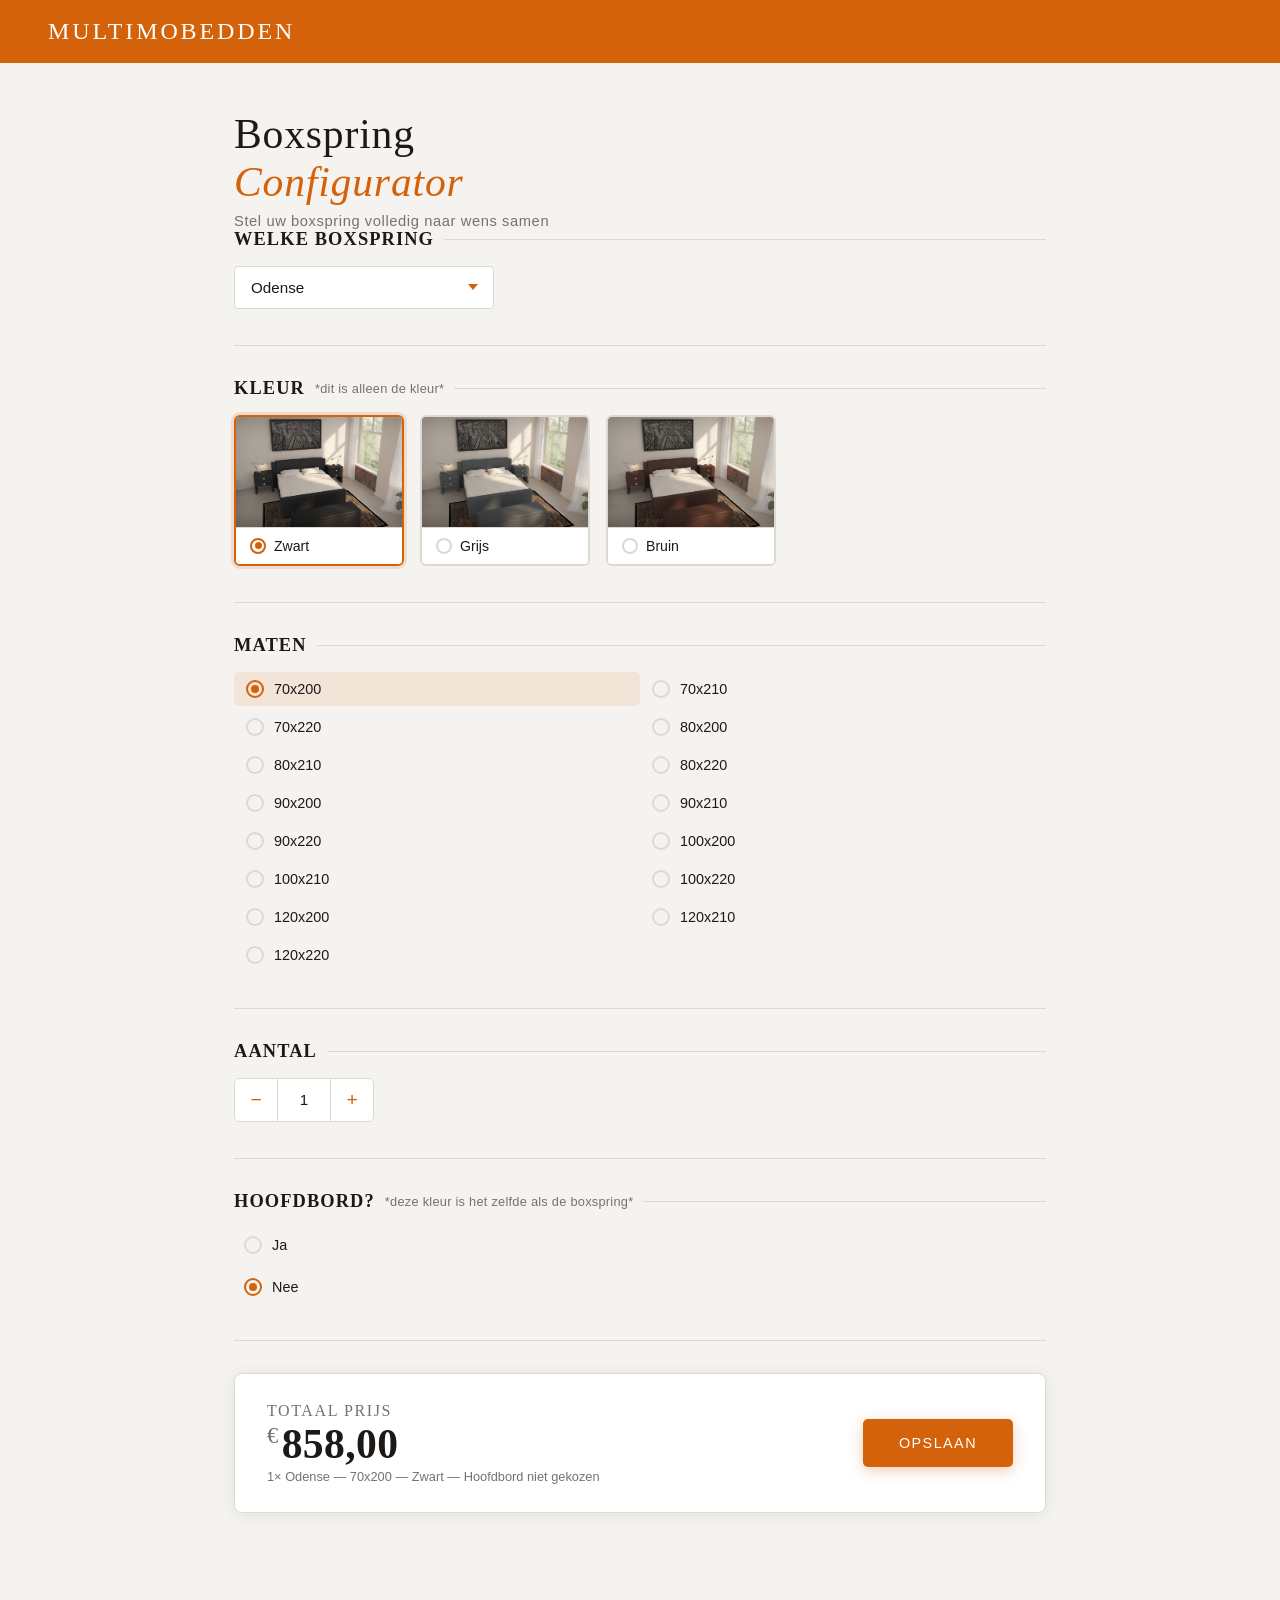
<file: Configurator/index.html>
<!DOCTYPE html>
<html lang="nl">

<head>
    <meta charset="UTF-8">
    <meta name="viewport" content="width=device-width, initial-scale=1.0">
    <title>Boxspring Configurator</title>

    <!--
        Content Security Policy:
        - script-src 'self'  → alleen eigen JS-bestanden, geen inline scripts
        - style-src 'self' + Google Fonts
        - font-src Google Fonts
        - img-src 'self'
    -->
    <meta http-equiv="Content-Security-Policy"
        content="default-src 'self';
                 script-src 'self';
                 style-src 'self' https://fonts.googleapis.com;
                 font-src https://fonts.gstatic.com;
                 img-src 'self' data:;">

    <link href="https://fonts.googleapis.com/css2?family=Cormorant+Garamond:ital,wght@0,300;0,400;0,600;1,300&family=Jost:wght@300;400;500&display=swap"
          rel="stylesheet">
    <link rel="stylesheet" href="style.css">
</head>

<body>

    <header class="site-header">
        <div class="brand">Multimobedden</div>
    </header>

    <div class="page">

        <div style="margin-bottom:36px; animation: fadeUp .4s ease both;">
            <h1 class="page-title">Boxspring<br><em>Configurator</em></h1>
            <p class="page-subtitle">Stel uw boxspring volledig naar wens samen</p>
        </div>

        <!-- ── Welke Boxspring ── -->
        <div class="section">
            <div class="section-label">Welke Boxspring</div>
            <div class="select-wrap">
                <!--
                    Geen inline onchange="..." meer.
                    Events worden in view.js gekoppeld via addEventListener.
                -->
                <select id="modelSelect">
                    <option value="Odense">Odense</option>
                    <option value="Osted">Osted</option>
                    <option value="Retro">Retro</option>
                    <option value="Solida">Solida</option>
                    <option value="Supra">Supra</option>
                    <option value="Escape">Escape</option>
                    <option value="Fly">Fly</option>
                </select>
            </div>
        </div>

        <hr class="rule">

        <!-- ── Kleur ──
             data-kleur attribuut wordt gelezen door view.js (geen inline onclick) -->
        <div class="section">
            <div class="section-label">
                Kleur
                <span class="section-note">*dit is alleen de kleur*</span>
            </div>
            <div class="color-grid" id="colorGrid">
                <div class="color-card active" data-kleur="Zwart">
                    <div class="color-swatch color-swatch-zwart">
                        <img src="images/Basis_Fr_ 88_nr7079.jpg" alt="Zwart stof">
                    </div>
                    <div class="color-label">
                        <div class="dot"></div> Zwart
                    </div>
                </div>
                <div class="color-card" data-kleur="Grijs">
                    <div class="color-swatch color-swatch-grijs">
                        <img src="images/Basis_Fr_ 87_nr7078.jpg" alt="Grijs stof">
                    </div>
                    <div class="color-label">
                        <div class="dot"></div> Grijs
                    </div>
                </div>
                <div class="color-card" data-kleur="Bruin">
                    <div class="color-swatch color-swatch-bruin">
                        <img src="images/Basis_Fr_ 71_nr5082.jpg" alt="Bruin stof">
                    </div>
                    <div class="color-label">
                        <div class="dot"></div> Bruin
                    </div>
                </div>
            </div>
        </div>

        <hr class="rule">

        <!-- ── Maten (worden dynamisch ingevuld door view.js) ── -->
        <div class="section">
            <div class="section-label">Maten</div>
            <div class="size-grid" id="sizeGrid"></div>
        </div>

        <hr class="rule">

        <!-- ── Aantal ──
             data-delta attribuut wordt gelezen door view.js -->
        <div class="section">
            <div class="section-label">Aantal</div>
            <div class="antal-wrap">
                <button class="antal-btn" data-delta="-1">−</button>
                <input class="antal-input" type="number" id="aantalInput" value="1" min="1" max="99">
                <button class="antal-btn" data-delta="1">+</button>
            </div>
        </div>

        <hr class="rule">

        <!-- ── Hoofdbord ──
             data-waarde attribuut wordt gelezen door view.js -->
        <div class="section">
            <div class="section-label">Hoofdbord?
                <span class="section-note">*deze kleur is het zelfde als de boxspring*</span>
            </div>
            <div class="radio-group" id="hoofdbordGroup">
                <label class="radio-option" data-waarde="Ja">
                    <input type="radio" name="hoofdbord" value="Ja">
                    <div class="rdot"></div> Ja
                </label>
                <div class="hb-sub" id="hbSub">
                    <div class="hb-sub-label">Kies een hoofdbord</div>
                    <label class="radio-option" data-waarde="Capi">
                        <input type="radio" name="hbtype" value="Capi">
                        <div class="rdot"></div> Capi
                    </label>
                    <label class="radio-option" data-waarde="Espirit">
                        <input type="radio" name="hbtype" value="Espirit">
                        <div class="rdot"></div> Espirit
                    </label>
                    <label class="radio-option" data-waarde="Fenya">
                        <input type="radio" name="hbtype" value="Fenya">
                        <div class="rdot"></div> Fenya
                    </label>
                </div>
                <label class="radio-option active" data-waarde="Nee">
                    <input type="radio" name="hoofdbord" value="Nee" checked>
                    <div class="rdot"></div> Nee
                </label>
            </div>
        </div>

        <hr class="rule">

        <!-- ── Totaal ── -->
        <div class="section">
            <div class="summary-bar">
                <div class="summary-left">
                    <div class="summary-label">Totaal prijs</div>
                    <div class="summary-price">
                        <span class="currency">€</span><span id="totalPrice">858,00</span>
                    </div>
                    <div class="summary-meta" id="summaryMeta">1× Odense — Zwart — 70x200</div>
                </div>
                <!-- id="btnOpslaan" zodat view.js het kan vinden zonder inline onclick -->
                <button class="btn-opslaan" id="btnOpslaan">Opslaan</button>
            </div>
        </div>

    </div>

    <!-- ── Toast ── -->
    <div class="toast" id="toast">
        <div class="toast-title">✓ Opgeslagen</div>
        <div id="toastBody"></div>
    </div>

    <!--
        Scripts worden ONDERAAN geladen, in de juiste volgorde:
        1. Model  → kent geen DOM
        2. View   → kent DOM, kent geen logica
        3. Controller → start de app via DOMContentLoaded
    -->
    <script src="model.js"></script>
    <script src="view.js"></script>
    <script src="controller.js"></script>

</body>
</html>
</file>
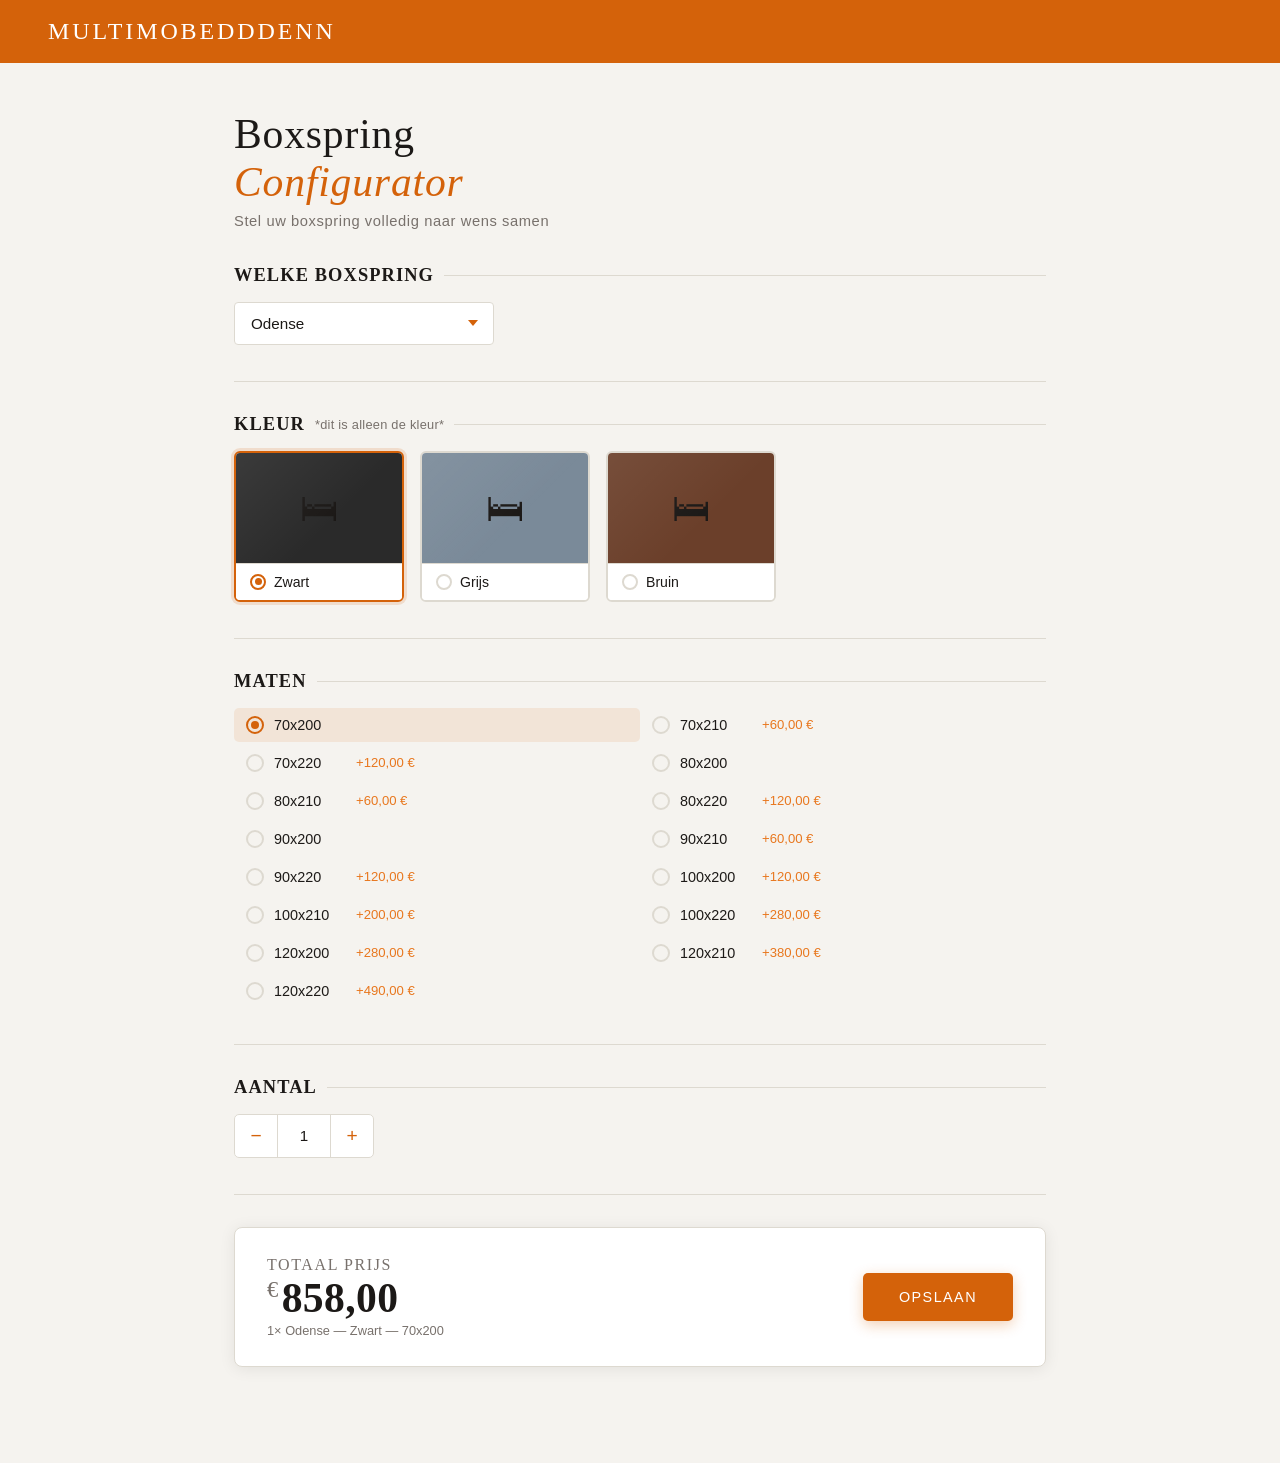
<file: Configurator/ConfiguratorV2.html>
<!DOCTYPE html>
<html lang="nl">

<head>
    <meta charset="UTF-8">
    <meta name="viewport" content="width=device-width, initial-scale=1.0">
    <title>Boxspring Configurator</title>
    <link
        href="https://fonts.googleapis.com/css2?family=Cormorant+Garamond:ital,wght@0,300;0,400;0,600;1,300&family=Jost:wght@300;400;500&display=swap">

    <link rel="stylesheet" href="style.css">

</head>

<body>

    <header class="site-header">
        <div class="brand">Multimobedddenn</div>
    </header>

    <div class="page">

        <div style="margin-bottom:36px; animation: fadeUp .4s ease both;">
            <h1 class="page-title">Boxspring<br><em>Configurator</em></h1>
            <p class="page-subtitle">Stel uw boxspring volledig naar wens samen</p>
        </div>

        <!-- Welke Boxspring -->
        <div class="section">
            <div class="section-label">Welke Boxspring</div>
            <div class="select-wrap">
                <select id="modelSelect" onchange="onModelChange()">
                    <option value="Odense">Odense</option>
                    <option value="Osted">Osted</option>
                    <option value="Retro">Retro</option>
                    <option value="Solida">Solida</option>
                    <option value="Supra">Supra</option>
                    <option value="Escape">Escape</option>
                    <option value="Fly">Fly</option>
                </select>
            </div>
        </div>

        <hr class="rule">

        <!-- Kleur -->
        <div class="section">
            <div class="section-label">
                Kleur
                <span class="section-note">*dit is alleen de kleur*</span>
            </div>
            <div class="color-grid" id="colorGrid">
                <div class="color-card active" onclick="selectColor('Zwart', this)">
                    <div class="color-swatch color-swatch-zwart"><span>🛏</span></div>
                    <div class="color-label">
                        <div class="dot"></div> Zwart
                    </div>
                </div>
                <div class="color-card" onclick="selectColor('Grijs', this)">
                    <div class="color-swatch color-swatch-grijs"><span>🛏</span></div>
                    <div class="color-label">
                        <div class="dot"></div> Grijs
                    </div>
                </div>
                <div class="color-card" onclick="selectColor('Bruin', this)">
                    <div class="color-swatch color-swatch-bruin"><span>🛏</span></div>
                    <div class="color-label">
                        <div class="dot"></div> Bruin
                    </div>
                </div>
            </div>
        </div>

        <hr class="rule">

        <!-- Maten -->
        <div class="section">
            <div class="section-label">Maten</div>
            <div class="size-grid" id="sizeGrid"></div>
        </div>

        <hr class="rule">

        <!-- Aantal -->
        <div class="section">
            <div class="section-label">Aantal</div>
            <div class="antal-wrap">
                <button class="antal-btn" onclick="changeAantal(-1)">−</button>
                <input class="antal-input" type="number" id="aantalInput" value="1" min="1" max="99"
                    oninput="updateTotal()">
                <button class="antal-btn" onclick="changeAantal(1)">+</button>
            </div>
        </div>

        <hr class="rule">

        <!-- Totaal -->
        <div class="section">
            <div class="summary-bar">
                <div class="summary-left">
                    <div class="summary-label">Totaal prijs</div>
                    <div class="summary-price">
                        <span class="currency">€</span><span id="totalPrice">858,00</span>
                    </div>
                    <div class="summary-meta" id="summaryMeta">1× Odense — Zwart — 70x200</div>
                </div>
                <button class="btn-opslaan" onclick="opslaan()">Opslaan</button>
            </div>
        </div>

    </div>

    <div class="toast" id="toast">
        <div class="toast-title">✓ Opgeslagen</div>
        <div id="toastBody"></div>
    </div>

    <script>
        const DATA = {
            Odense: { base: 858, sizes: [["70x200", 0], ["70x210", 60], ["70x220", 120], ["80x200", 0], ["80x210", 60], ["80x220", 120], ["90x200", 0], ["90x210", 60], ["90x220", 120], ["100x200", 120], ["100x210", 200], ["100x220", 280], ["120x200", 280], ["120x210", 380], ["120x220", 490]] },
            Osted: { base: 858, sizes: [["70x200", 0], ["70x210", 70], ["70x220", 140], ["80x200", 0], ["80x210", 70], ["80x220", 140], ["90x200", 0], ["90x210", 70], ["90x220", 140], ["100x200", 80], ["100x210", 160], ["100x220", 250], ["120x200", 280], ["120x210", 410], ["120x220", 530]] },
            Retro: { base: 858, sizes: [["70x200", 0], ["70x210", 70], ["70x220", 150], ["80x200", 0], ["80x210", 70], ["80x220", 150], ["90x200", 0], ["90x210", 70], ["90x220", 150], ["100x200", 100], ["100x210", 190], ["100x220", 280], ["120x200", 270], ["120x210", 380], ["120x220", 500]] },
            Solida: { base: 858, sizes: [["70x200", 0], ["70x210", 50], ["70x220", 110], ["80x200", 0], ["80x210", 50], ["80x220", 110], ["90x200", 0], ["90x210", 50], ["90x220", 110], ["100x200", 120], ["100x210", 190], ["100x220", 270], ["120x200", 270], ["120x210", 360], ["120x220", 460]] },
            Supra: { base: 858, sizes: [["70x200", 0], ["70x210", 80], ["70x220", 160], ["80x200", 0], ["80x210", 80], ["80x220", 160], ["90x200", -8], ["90x210", 160], ["90x220", 120], ["100x200", 80], ["100x210", 170], ["100x220", 260], ["120x200", 280], ["120x210", 380], ["120x220", 520]] },
            Escape: { base: 1172, sizes: [["80x200", -314], ["90x200", -314], ["100x200", -164], ["120x200", 0]] },
            Fly: { base: 858, sizes: [["70x200", 0], ["70x210", 64], ["70x220", 176], ["80x200", 0], ["80x210", 64], ["80x220", 176], ["90x200", 0], ["90x210", 64], ["90x220", 176], ["100x200", 84], ["100x210", 164], ["100x220", 250], ["120x200", 274], ["120x210", 380], ["120x220", 490]] },
        };

        let state = { model: 'Odense', color: 'Zwart', size: '70x200', aantal: 1 };

        function fmtEur(amount) { return amount.toLocaleString('nl-NL', { minimumFractionDigits: 2, maximumFractionDigits: 2 }); }
        function getExtra(model, size) { const row = DATA[model].sizes.find(s => s[0] === size); return row ? row[1] : 0; }
        function calcTotal() { return (DATA[state.model].base + getExtra(state.model, state.size)) * state.aantal; }

        function renderSizes() {
            const grid = document.getElementById('sizeGrid');
            const sizes = DATA[state.model].sizes;
            grid.innerHTML = '';
            sizes.forEach(([name, extra]) => {
                let extraHtml = '';
                if (extra > 0) extraHtml = `<span class="size-extra positive">+${fmtEur(extra)} €</span>`;
                else if (extra < 0) extraHtml = `<span class="size-extra negative">${fmtEur(extra)} €</span>`;
                grid.innerHTML += `<div class="size-option ${name === state.size ? 'active' : ''}" onclick="selectSize('${name}', this)">
                    <input type="radio" name="size" value="${name}" ${name === state.size ? 'checked' : ''}>
                    <div class="size-dot"></div><span class="size-name">${name}</span>${extraHtml}</div>`;
            });
        }

        function onModelChange() { state.model = document.getElementById('modelSelect').value; state.size = DATA[state.model].sizes[0][0]; renderSizes(); updateTotal(); }
        function selectColor(color, el) { state.color = color; document.querySelectorAll('.color-card').forEach(c => c.classList.remove('active')); el.classList.add('active'); updateTotal(); }
        function selectSize(size, el) { state.size = size; document.querySelectorAll('.size-option').forEach(s => s.classList.remove('active')); el.classList.add('active'); updateTotal(); }
        function changeAantal(delta) { const input = document.getElementById('aantalInput'); let val = Math.max(1, Math.min(99, (parseInt(input.value) || 1) + delta)); input.value = val; state.aantal = val; updateTotal(); }
        function updateTotal() { state.aantal = Math.max(1, parseInt(document.getElementById('aantalInput').value) || 1); document.getElementById('totalPrice').textContent = fmtEur(calcTotal()); document.getElementById('summaryMeta').textContent = `${state.aantal}× ${state.model} — ${state.color} — ${state.size}`; }
        function opslaan() {
            document.getElementById('toastBody').innerHTML = `${state.model} · ${state.color} · ${state.size}<br>Aantal: ${state.aantal}<br><strong>€ ${fmtEur(calcTotal())}</strong>`;
            const toast = document.getElementById('toast');
            toast.classList.add('show');
            setTimeout(() => toast.classList.remove('show'), 4000);
        }

        renderSizes();
        updateTotal();
    </script>
</body>

</html>
</file>
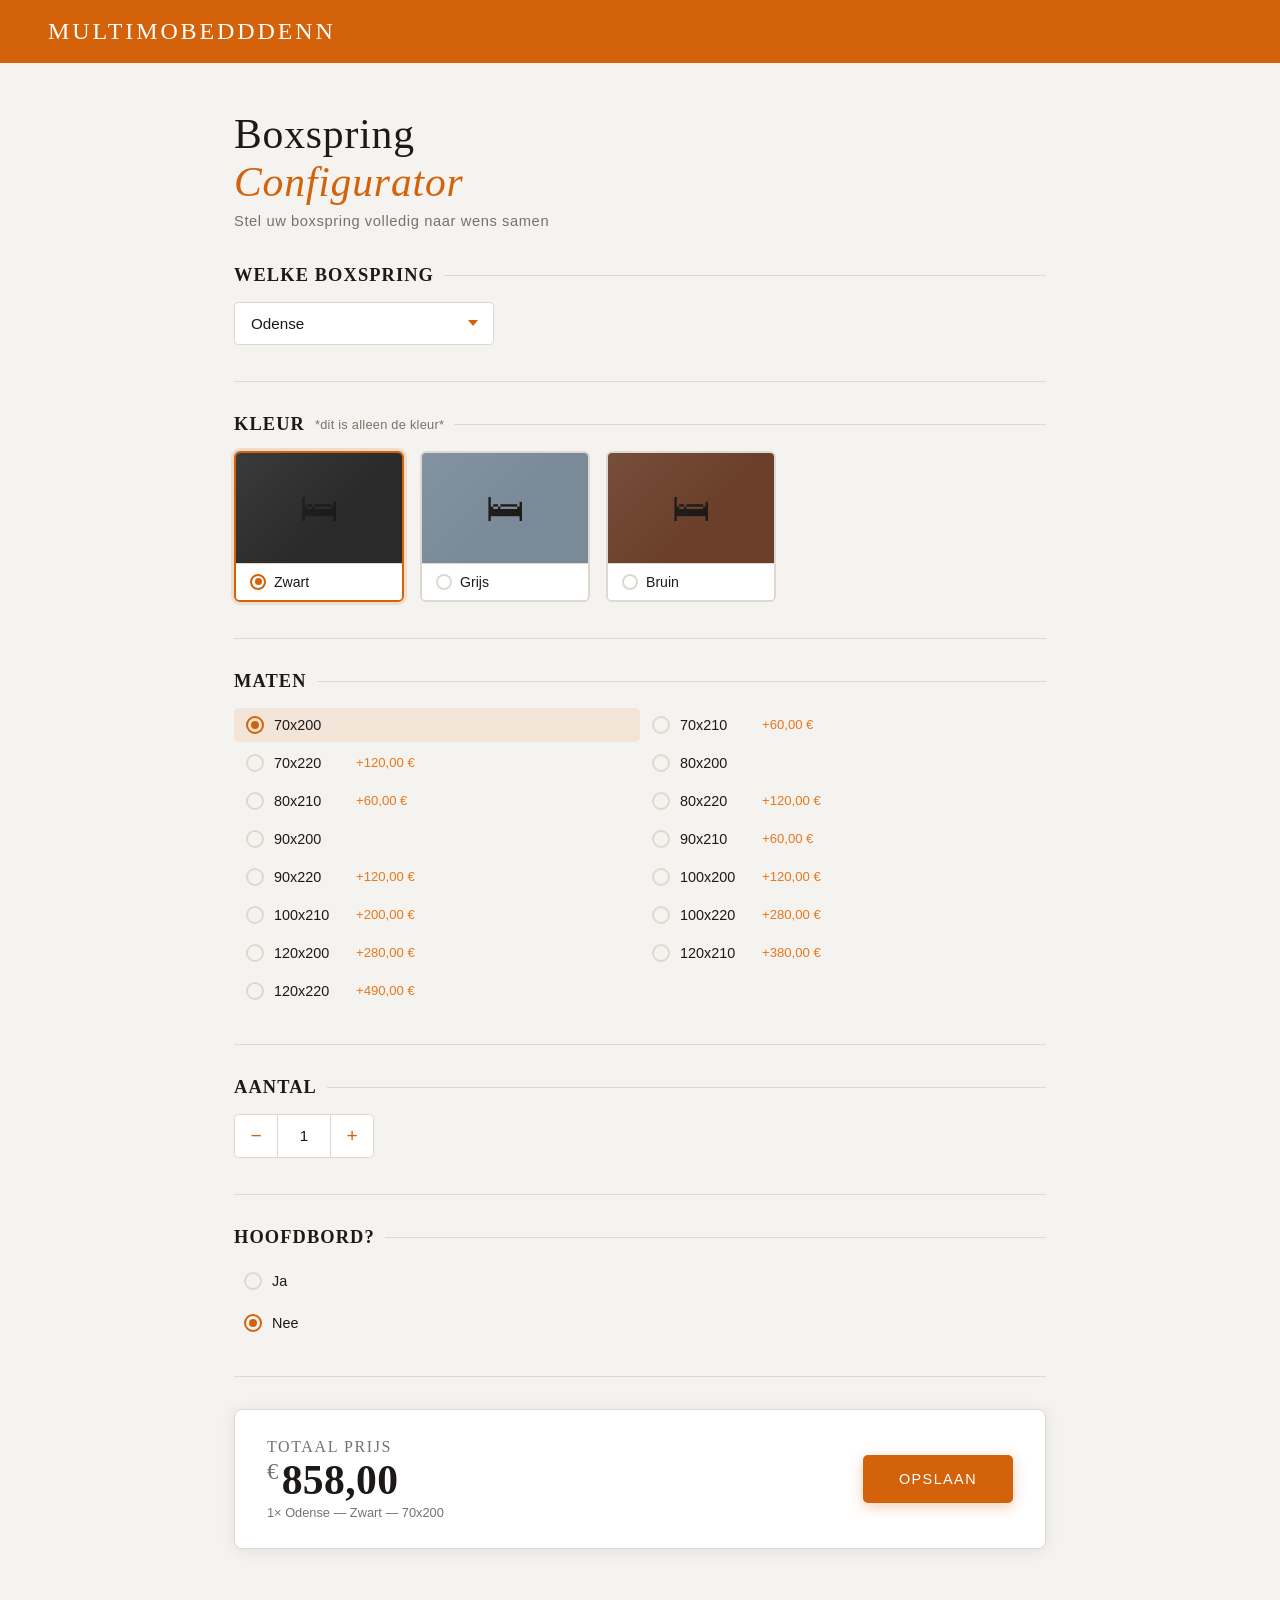
<file: Configurator/ConfiguratorV3.html>
<!DOCTYPE html>
<html lang="nl">

<head>
    <meta charset="UTF-8">
    <meta name="viewport" content="width=device-width, initial-scale=1.0">
    <title>Boxspring Configurator</title>
    <link
        href="https://fonts.googleapis.com/css2?family=Cormorant+Garamond:ital,wght@0,300;0,400;0,600;1,300&family=Jost:wght@300;400;500&display=swap">

    <link rel="stylesheet" href="style.css">

</head>

<body>

    <header class="site-header">
        <div class="brand">Multimobedddenn</div>
    </header>

    <div class="page">

        <div style="margin-bottom:36px; animation: fadeUp .4s ease both;">
            <h1 class="page-title">Boxspring<br><em>Configurator</em></h1>
            <p class="page-subtitle">Stel uw boxspring volledig naar wens samen</p>
        </div>

        <!-- ── Welke Boxspring ── -->
        <div class="section">
            <div class="section-label">Welke Boxspring</div>
            <div class="select-wrap">
                <select id="modelSelect" onchange="onModelChange()">
                    <option value="Odense">Odense</option>
                    <option value="Osted">Osted</option>
                    <option value="Retro">Retro</option>
                    <option value="Solida">Solida</option>
                    <option value="Supra">Supra</option>
                    <option value="Escape">Escape</option>
                    <option value="Fly">Fly</option>
                </select>
            </div>
        </div>

        <hr class="rule">

        <!-- ── Kleur ── -->
        <div class="section">
            <div class="section-label">
                Kleur
                <span class="section-note">*dit is alleen de kleur*</span>
            </div>
            <div class="color-grid" id="colorGrid">
                <div class="color-card active" onclick="selectColor('Zwart', this)">
                    <div class="color-swatch color-swatch-zwart">🛏</div>
                    <div class="color-label">
                        <div class="dot"></div> Zwart
                    </div>
                </div>
                <div class="color-card" onclick="selectColor('Grijs', this)">
                    <div class="color-swatch color-swatch-grijs">🛏</div>
                    <div class="color-label">
                        <div class="dot"></div> Grijs
                    </div>
                </div>
                <div class="color-card" onclick="selectColor('Bruin', this)">
                    <div class="color-swatch color-swatch-bruin">🛏</div>
                    <div class="color-label">
                        <div class="dot"></div> Bruin
                    </div>
                </div>
            </div>
        </div>

        <hr class="rule">

        <!-- ── Maten ── -->
        <div class="section">
            <div class="section-label">Maten</div>
            <div class="size-grid" id="sizeGrid"></div>
        </div>

        <hr class="rule">

        <!-- ── Aantal ── -->
        <div class="section">
            <div class="section-label">Aantal</div>
            <div class="antal-wrap">
                <button class="antal-btn" onclick="changeAantal(-1)">−</button>
                <input class="antal-input" type="number" id="aantalInput" value="1" min="1" max="99"
                    oninput="updateTotal()">
                <button class="antal-btn" onclick="changeAantal(1)">+</button>
            </div>
        </div>

        <hr class="rule">

        <!-- ── Hoofdbord ── -->
        <div class="section">
            <div class="section-label">Hoofdbord?</div>
            <div class="radio-group" id="hoofdbordGroup">
                <label class="radio-option" onclick="selectHoofdbord('Ja', this)">
                    <input type="radio" name="hoofdbord" value="Ja">
                    <div class="rdot"></div> Ja
                </label>
                <label class="radio-option active" onclick="selectHoofdbord('Nee', this)">
                    <input type="radio" name="hoofdbord" value="Nee" checked>
                    <div class="rdot"></div> Nee
                </label>
            </div>
        </div>

        <hr class="rule">

        <!-- ── Totaal ── -->
        <div class="section">
            <div class="summary-bar">
                <div class="summary-left">
                    <div class="summary-label">Totaal prijs</div>
                    <div class="summary-price">
                        <span class="currency">€</span><span id="totalPrice">858,00</span>
                    </div>
                    <div class="summary-meta" id="summaryMeta">1× Odense — Zwart — 70x200</div>
                </div>
                <button class="btn-opslaan" onclick="opslaan()">Opslaan</button>
            </div>
        </div>

    </div>

    <div class="toast" id="toast">
        <div class="toast-title">✓ Opgeslagen</div>
        <div id="toastBody"></div>
    </div>

    <script>
        const DATA = {
            Odense: { base: 858, sizes: [["70x200", 0], ["70x210", 60], ["70x220", 120], ["80x200", 0], ["80x210", 60], ["80x220", 120], ["90x200", 0], ["90x210", 60], ["90x220", 120], ["100x200", 120], ["100x210", 200], ["100x220", 280], ["120x200", 280], ["120x210", 380], ["120x220", 490]] },
            Osted: { base: 858, sizes: [["70x200", 0], ["70x210", 70], ["70x220", 140], ["80x200", 0], ["80x210", 70], ["80x220", 140], ["90x200", 0], ["90x210", 70], ["90x220", 140], ["100x200", 80], ["100x210", 160], ["100x220", 250], ["120x200", 280], ["120x210", 410], ["120x220", 530]] },
            Retro: { base: 858, sizes: [["70x200", 0], ["70x210", 70], ["70x220", 150], ["80x200", 0], ["80x210", 70], ["80x220", 150], ["90x200", 0], ["90x210", 70], ["90x220", 150], ["100x200", 100], ["100x210", 190], ["100x220", 280], ["120x200", 270], ["120x210", 380], ["120x220", 500]] },
            Solida: { base: 858, sizes: [["70x200", 0], ["70x210", 50], ["70x220", 110], ["80x200", 0], ["80x210", 50], ["80x220", 110], ["90x200", 0], ["90x210", 50], ["90x220", 110], ["100x200", 120], ["100x210", 190], ["100x220", 270], ["120x200", 270], ["120x210", 360], ["120x220", 460]] },
            Supra: { base: 858, sizes: [["70x200", 0], ["70x210", 80], ["70x220", 160], ["80x200", 0], ["80x210", 80], ["80x220", 160], ["90x200", -8], ["90x210", 160], ["90x220", 120], ["100x200", 80], ["100x210", 170], ["100x220", 260], ["120x200", 280], ["120x210", 380], ["120x220", 520]] },
            Escape: { base: 1172, sizes: [["80x200", -314], ["90x200", -314], ["100x200", -164], ["120x200", 0]] },
            Fly: { base: 858, sizes: [["70x200", 0], ["70x210", 64], ["70x220", 176], ["80x200", 0], ["80x210", 64], ["80x220", 176], ["90x200", 0], ["90x210", 64], ["90x220", 176], ["100x200", 84], ["100x210", 164], ["100x220", 250], ["120x200", 274], ["120x210", 380], ["120x220", 490]] },
        };

        let state = { model: 'Odense', color: 'Zwart', size: '70x200', aantal: 1, hoofdbord: 'Nee' };

        function fmtEur(amount) { return amount.toLocaleString('nl-NL', { minimumFractionDigits: 2, maximumFractionDigits: 2 }); }
        function getExtra(model, size) { const row = DATA[model].sizes.find(s => s[0] === size); return row ? row[1] : 0; }
        function calcTotal() { return (DATA[state.model].base + getExtra(state.model, state.size)) * state.aantal; }

        function renderSizes() {
            const grid = document.getElementById('sizeGrid');
            const sizes = DATA[state.model].sizes;
            grid.innerHTML = '';
            sizes.forEach(([name, extra]) => {
                let extraHtml = '';
                if (extra > 0) extraHtml = `<span class="size-extra positive">+${fmtEur(extra)} €</span>`;
                else if (extra < 0) extraHtml = `<span class="size-extra negative">${fmtEur(extra)} €</span>`;
                grid.innerHTML += `<div class="size-option ${name === state.size ? 'active' : ''}" onclick="selectSize('${name}', this)">
      <input type="radio" name="size" value="${name}" ${name === state.size ? 'checked' : ''}>
      <div class="size-dot"></div><span class="size-name">${name}</span>${extraHtml}</div>`;
            });
        }

        function onModelChange() { state.model = document.getElementById('modelSelect').value; state.size = DATA[state.model].sizes[0][0]; renderSizes(); updateTotal(); }
        function selectColor(color, el) { state.color = color; document.querySelectorAll('.color-card').forEach(c => c.classList.remove('active')); el.classList.add('active'); updateTotal(); }
        function selectSize(size, el) { state.size = size; document.querySelectorAll('.size-option').forEach(s => s.classList.remove('active')); el.classList.add('active'); updateTotal(); }
        function changeAantal(delta) { const input = document.getElementById('aantalInput'); let val = Math.max(1, Math.min(99, (parseInt(input.value) || 1) + delta)); input.value = val; state.aantal = val; updateTotal(); }
        function selectHoofdbord(val, el) { state.hoofdbord = val; document.querySelectorAll('#hoofdbordGroup .radio-option').forEach(r => r.classList.remove('active')); el.classList.add('active'); }
        function updateTotal() { state.aantal = Math.max(1, parseInt(document.getElementById('aantalInput').value) || 1); document.getElementById('totalPrice').textContent = fmtEur(calcTotal()); document.getElementById('summaryMeta').textContent = `${state.aantal}× ${state.model} — ${state.color} — ${state.size}`; }
        function opslaan() {
            document.getElementById('toastBody').innerHTML = `${state.model} · ${state.color} · ${state.size}<br>Aantal: ${state.aantal} · Hoofdbord: ${state.hoofdbord}<br><strong>€ ${fmtEur(calcTotal())}</strong>`;
            const toast = document.getElementById('toast');
            toast.classList.add('show');
            setTimeout(() => toast.classList.remove('show'), 4000);
        }

        renderSizes();
        updateTotal();
    </script>
</body>

</html>
</file>
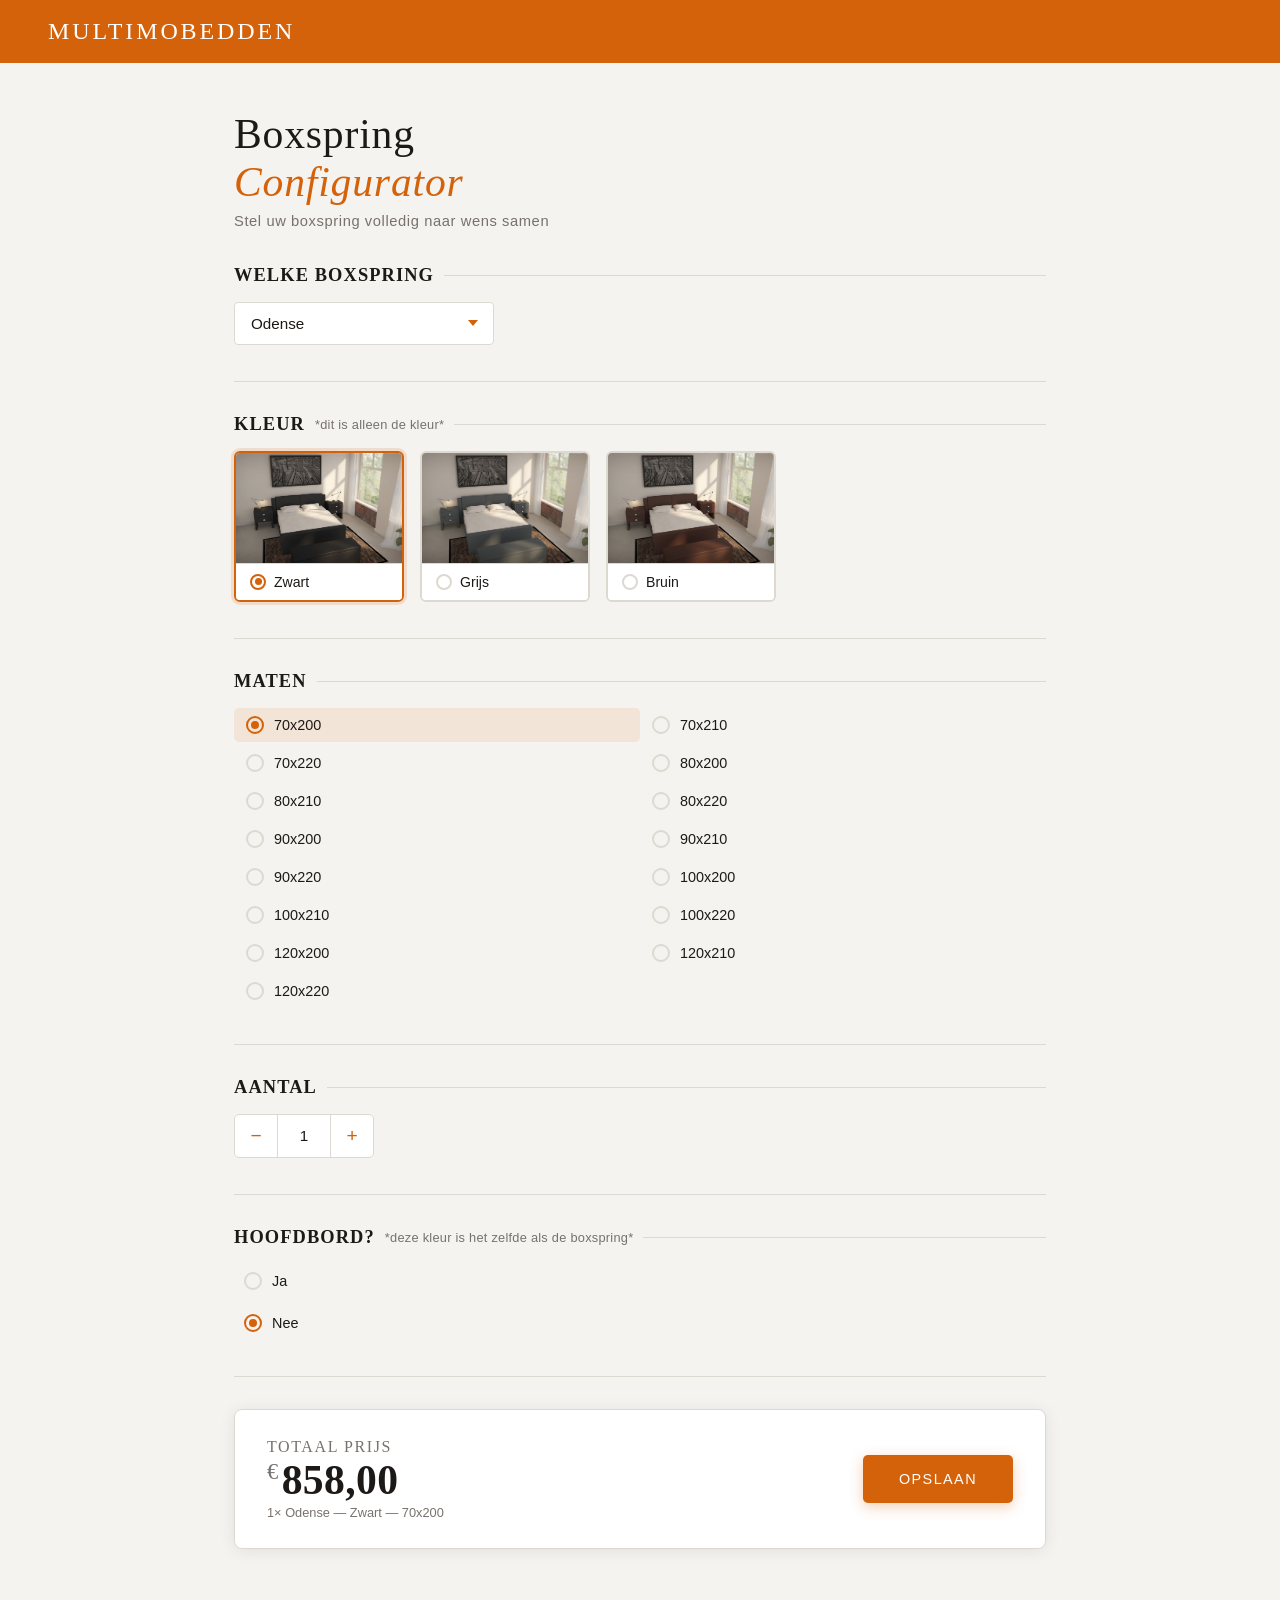
<file: Configurator/ConfiguratorV4.html>
<!DOCTYPE html>
<html lang="nl">

<head>
    <meta charset="UTF-8">
    <meta name="viewport" content="width=device-width, initial-scale=1.0">
    <title>Boxspring Configurator</title>
    <link
        href="https://fonts.googleapis.com/css2?family=Cormorant+Garamond:ital,wght@0,300;0,400;0,600;1,300&family=Jost:wght@300;400;500&display=swap">

    <link rel="stylesheet" href="style.css">

</head>

<body>

    <header class="site-header">
        <div class="brand">Multimobedden</div>
    </header>

    <div class="page">

        <div style="margin-bottom:36px; animation: fadeUp .4s ease both;">
            <h1 class="page-title">Boxspring<br><em>Configurator</em></h1>
            <p class="page-subtitle">Stel uw boxspring volledig naar wens samen</p>
        </div>

        <!-- ── Welke Boxspring ── -->
        <div class="section">
            <div class="section-label">Welke Boxspring</div>
            <div class="select-wrap">
                <select id="modelSelect" onchange="onModelChange()">
                    <option value="Odense">Odense</option>
                    <option value="Osted">Osted</option>
                    <option value="Retro">Retro</option>
                    <option value="Solida">Solida</option>
                    <option value="Supra">Supra</option>
                    <option value="Escape">Escape</option>
                    <option value="Fly">Fly</option>
                </select>
            </div>
        </div>

        <hr class="rule">

        <!-- ── Kleur ── -->
        <div class="section">
            <div class="section-label">
                Kleur
                <span class="section-note">*dit is alleen de kleur*</span>
            </div>
            <div class="color-grid" id="colorGrid">
                <div class="color-card active" onclick="selectColor('Zwart', this)">
                    <div class="color-swatch color-swatch-zwart"><img src="images/Basis_Fr_ 88_nr7079.jpg" alt="Zwart">
                    </div>
                    <div class="color-label">
                        <div class="dot"></div> Zwart
                    </div>
                </div>
                <div class="color-card" onclick="selectColor('Grijs', this)">
                    <div class="color-swatch color-swatch-grijs"><img src="images/Basis_Fr_ 87_nr7078.jpg" alt="Grijs">
                    </div>
                    <div class="color-label">
                        <div class="dot"></div> Grijs
                    </div>
                </div>
                <div class="color-card" onclick="selectColor('Bruin', this)">
                    <div class="color-swatch color-swatch-bruin"><img src="images/Basis_Fr_ 71_nr5082.jpg" alt="Bruin">
                    </div>
                    <div class="color-label">
                        <div class="dot"></div> Bruin
                    </div>
                </div>
            </div>
        </div>

        <hr class="rule">

        <!-- ── Maten ── -->
        <div class="section">
            <div class="section-label">Maten</div>
            <div class="size-grid" id="sizeGrid"></div>
        </div>

        <hr class="rule">

        <!-- ── Aantal ── -->
        <div class="section">
            <div class="section-label">Aantal</div>
            <div class="antal-wrap">
                <button class="antal-btn" onclick="changeAantal(-1)">−</button>
                <input class="antal-input" type="number" id="aantalInput" value="1" min="1" max="99"
                    oninput="updateTotal()">
                <button class="antal-btn" onclick="changeAantal(1)">+</button>
            </div>
        </div>

        <hr class="rule">

        <!-- ── Hoofdbord ── -->
        <div class="section">
            <div class="section-label">Hoofdbord?
                <span class="section-note">*deze kleur is het zelfde als de boxspring*</span>
            </div>

            <div class="radio-group" id="hoofdbordGroup">
                <label class="radio-option" onclick="selectHoofdbord('Ja', this)">
                    <input type="radio" name="hoofdbord" value="Ja">
                    <div class="rdot"></div> Ja
                </label>
                <div class="hb-sub" id="hbSub">
                    <div class="hb-sub-label">Kies een hoofdbord</div>
                    <label class="radio-option" onclick="selectHBType('Capi', 425, this)">
                        <input type="radio" name="hbtype" value="Capi">
                        <div class="rdot"></div> Capi
                    </label>
                    <label class="radio-option" onclick="selectHBType('Espirit', 300, this)">
                        <input type="radio" name="hbtype" value="Espirit">
                        <div class="rdot"></div> Espirit
                    </label>
                    <label class="radio-option" onclick="selectHBType('Fenya', 500, this)">
                        <input type="radio" name="hbtype" value="Fenya">
                        <div class="rdot"></div> Fenya
                    </label>
                </div>
                <label class="radio-option active" onclick="selectHoofdbord('Nee', this)">
                    <input type="radio" name="hoofdbord" value="Nee" checked>
                    <div class="rdot"></div> Nee
                </label>
            </div>
        </div>

        <hr class="rule">

        <!-- ── Totaal ── -->
        <div class="section">
            <div class="summary-bar">
                <div class="summary-left">
                    <div class="summary-label">Totaal prijs</div>
                    <div class="summary-price">
                        <span class="currency">€</span><span id="totalPrice">858,00</span>
                    </div>
                    <div class="summary-meta" id="summaryMeta">1× Odense — Zwart — 70x200</div>
                </div>
                <button class="btn-opslaan" onclick="opslaan()">Opslaan</button>
            </div>
        </div>

    </div>

    <div class="toast" id="toast">
        <div class="toast-title">✓ Opgeslagen</div>
        <div id="toastBody"></div>
    </div>

    <script>
        const DATA = {
            Odense: { base: 858, sizes: [["70x200", 0], ["70x210", 60], ["70x220", 120], ["80x200", 0], ["80x210", 60], ["80x220", 120], ["90x200", 0], ["90x210", 60], ["90x220", 120], ["100x200", 120], ["100x210", 200], ["100x220", 280], ["120x200", 280], ["120x210", 380], ["120x220", 490]] },
            Osted: { base: 858, sizes: [["70x200", 0], ["70x210", 70], ["70x220", 140], ["80x200", 0], ["80x210", 70], ["80x220", 140], ["90x200", 0], ["90x210", 70], ["90x220", 140], ["100x200", 80], ["100x210", 160], ["100x220", 250], ["120x200", 280], ["120x210", 410], ["120x220", 530]] },
            Retro: { base: 858, sizes: [["70x200", 0], ["70x210", 70], ["70x220", 150], ["80x200", 0], ["80x210", 70], ["80x220", 150], ["90x200", 0], ["90x210", 70], ["90x220", 150], ["100x200", 100], ["100x210", 190], ["100x220", 280], ["120x200", 270], ["120x210", 380], ["120x220", 500]] },
            Solida: { base: 858, sizes: [["70x200", 0], ["70x210", 50], ["70x220", 110], ["80x200", 0], ["80x210", 50], ["80x220", 110], ["90x200", 0], ["90x210", 50], ["90x220", 110], ["100x200", 120], ["100x210", 190], ["100x220", 270], ["120x200", 270], ["120x210", 360], ["120x220", 460]] },
            Supra: { base: 858, sizes: [["70x200", 0], ["70x210", 80], ["70x220", 160], ["80x200", 0], ["80x210", 80], ["80x220", 160], ["90x200", -8], ["90x210", 160], ["90x220", 120], ["100x200", 80], ["100x210", 170], ["100x220", 260], ["120x200", 280], ["120x210", 380], ["120x220", 520]] },
            Escape: { base: 1172, sizes: [["80x200", -314], ["90x200", -314], ["100x200", -164], ["120x200", 0]] },
            Fly: { base: 858, sizes: [["70x200", 0], ["70x210", 64], ["70x220", 176], ["80x200", 0], ["80x210", 64], ["80x220", 176], ["90x200", 0], ["90x210", 64], ["90x220", 176], ["100x200", 84], ["100x210", 164], ["100x220", 250], ["120x200", 274], ["120x210", 380], ["120x220", 490]] },
        };

        let state = { model: 'Odense', color: 'Zwart', size: '70x200', aantal: 1, hoofdbord: 'Nee', hbType: '', hbPrice: 0 };

        function fmtEur(amount) { return amount.toLocaleString('nl-NL', { minimumFractionDigits: 2, maximumFractionDigits: 2 }); }
        function getExtra(model, size) { const row = DATA[model].sizes.find(s => s[0] === size); return row ? row[1] : 0; }
        function calcTotal() { return (DATA[state.model].base + getExtra(state.model, state.size)) * state.aantal + state.hbPrice; }

        function renderSizes() {
            const grid = document.getElementById('sizeGrid');
            const sizes = DATA[state.model].sizes;
            grid.innerHTML = '';
            sizes.forEach(([name, extra]) => {
                let extraHtml = '';
                grid.innerHTML += `<div class="size-option ${name === state.size ? 'active' : ''}" onclick="selectSize('${name}', this)">
      <input type="radio" name="size" value="${name}" ${name === state.size ? 'checked' : ''}>
      <div class="size-dot"></div><span class="size-name">${name}</span>${extraHtml}</div>`;
            });
        }

        function onModelChange() { state.model = document.getElementById('modelSelect').value; state.size = DATA[state.model].sizes[0][0]; renderSizes(); updateTotal(); }
        function selectColor(color, el) { state.color = color; document.querySelectorAll('.color-card').forEach(c => c.classList.remove('active')); el.classList.add('active'); updateTotal(); }
        function selectSize(size, el) { state.size = size; document.querySelectorAll('.size-option').forEach(s => s.classList.remove('active')); el.classList.add('active'); updateTotal(); }
        function changeAantal(delta) { const input = document.getElementById('aantalInput'); let val = Math.max(1, Math.min(99, (parseInt(input.value) || 1) + delta)); input.value = val; state.aantal = val; updateTotal(); }
        function selectHoofdbord(val, el) {
            state.hoofdbord = val;
            document.querySelectorAll('#hoofdbordGroup > .radio-option').forEach(r => r.classList.remove('active'));
            el.classList.add('active');
            const sub = document.getElementById('hbSub');
            if (val === 'Ja') {
                sub.classList.add('visible');
            } else {
                sub.classList.remove('visible');
                state.hbType = '';
                state.hbPrice = 0;
                document.querySelectorAll('#hbSub .radio-option').forEach(r => r.classList.remove('active'));
                updateTotal();
            }
        }
        function selectHBType(val, price, el) {
            state.hbType = val;
            state.hbPrice = price;
            document.querySelectorAll('#hbSub .radio-option').forEach(r => r.classList.remove('active'));
            el.classList.add('active');
            updateTotal();
        }
        function updateTotal() { state.aantal = Math.max(1, parseInt(document.getElementById('aantalInput').value) || 1); document.getElementById('totalPrice').textContent = fmtEur(calcTotal()); const hb = state.hoofdbord === 'Ja' && state.hbType ? ` — ${state.hbType}` : state.hoofdbord === 'Ja' ? ' — Hoofdbord (geen keuze)' : ''; document.getElementById('summaryMeta').textContent = `${state.aantal}× ${state.model} — ${state.color} — ${state.size}${hb}`; }
        function opslaan() {
            const hbText = state.hoofdbord === 'Ja' && state.hbType ? `Ja — ${state.hbType}` : state.hoofdbord;
            document.getElementById('toastBody').innerHTML = `${state.model} · ${state.color} · ${state.size}<br>Aantal: ${state.aantal} · Hoofdbord: ${hbText}<br><strong>€ ${fmtEur(calcTotal())}</strong>`;
            const toast = document.getElementById('toast');
            toast.classList.add('show');
            setTimeout(() => toast.classList.remove('show'), 4000);
        }

        renderSizes();
        updateTotal();
    </script>
</body>

</html>
</file>
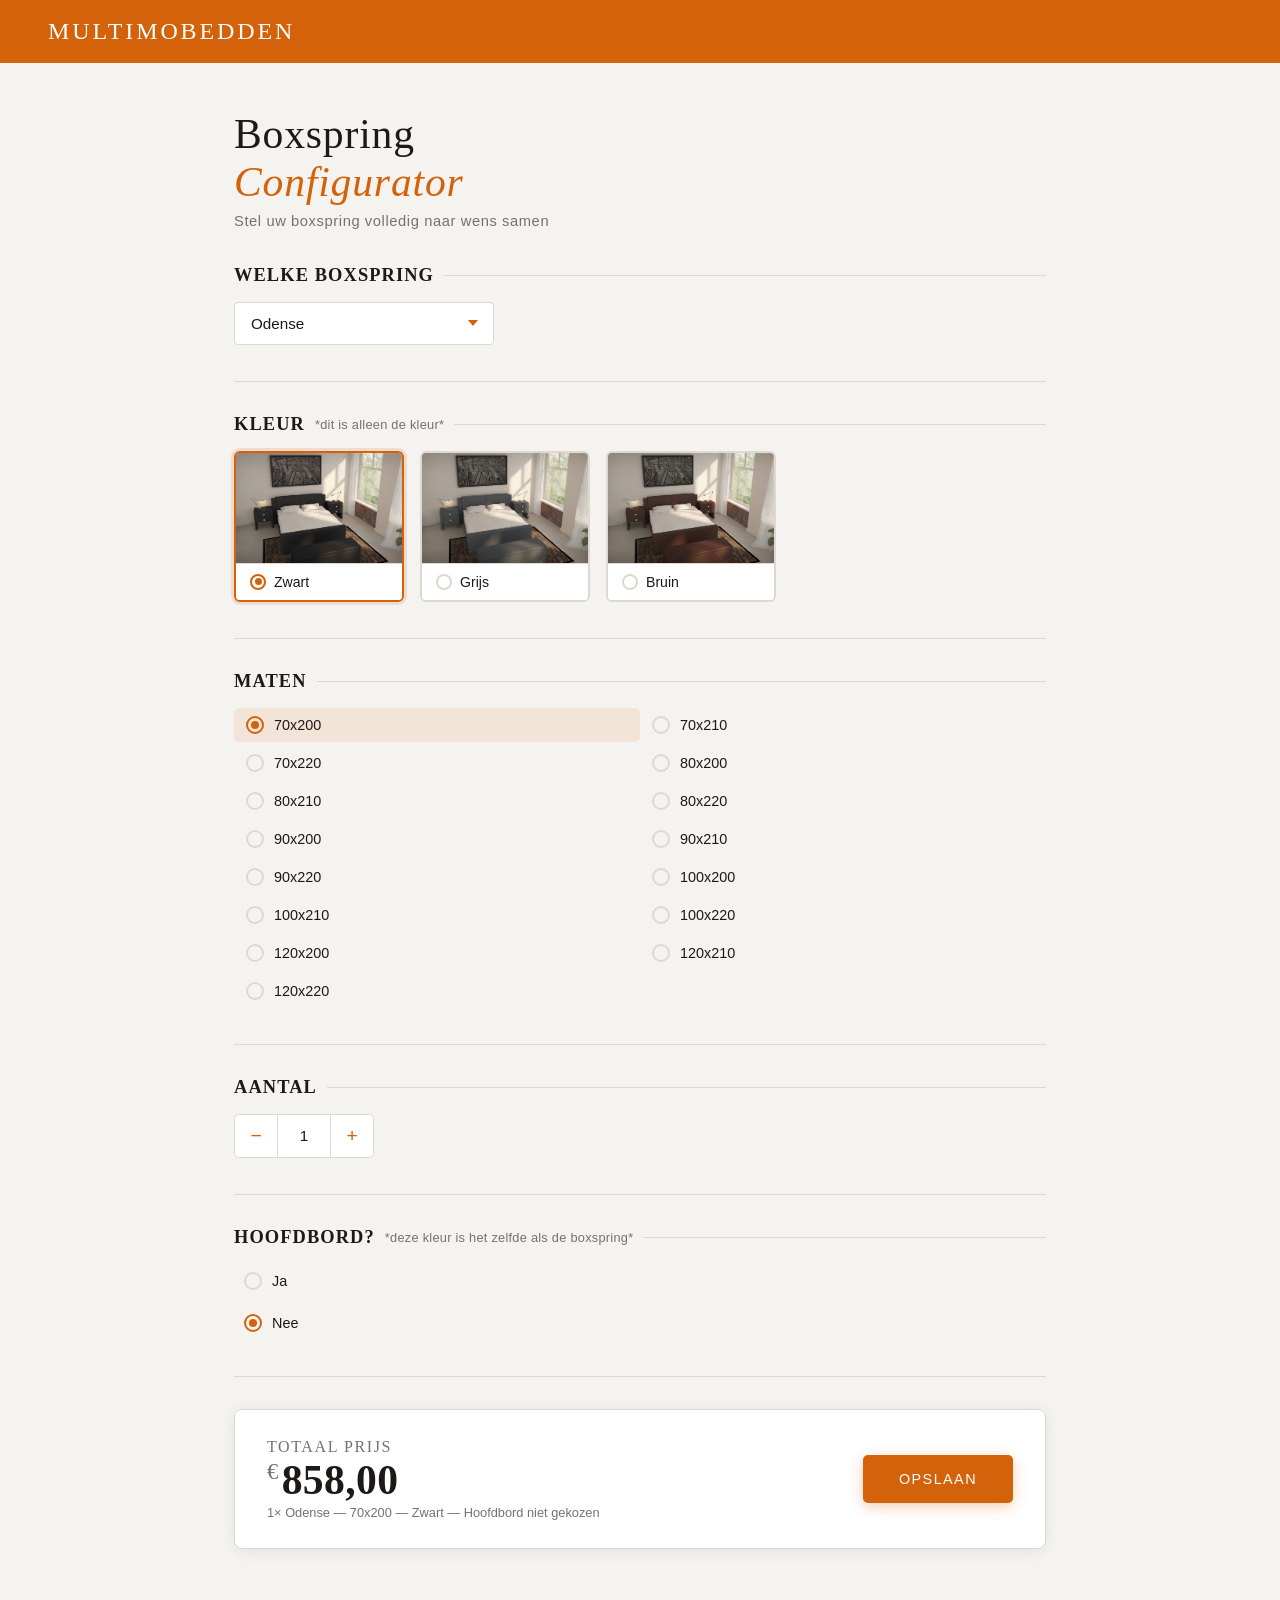
<file: Configurator/ConfiguratorV5.html>
<!DOCTYPE html>
<html lang="nl">

<head>
    <meta charset="UTF-8">
    <meta name="viewport" content="width=device-width, initial-scale=1.0">
    <title>Boxspring Configurator</title>
    <link
        href="https://fonts.googleapis.com/css2?family=Cormorant+Garamond:ital,wght@0,300;0,400;0,600;1,300&family=Jost:wght@300;400;500&display=swap">

    <link rel="stylesheet" href="style.css">

</head>

<body>

    <header class="site-header">
        <div class="brand">Multimobedden</div>
    </header>

    <div class="page">

        <div style="margin-bottom:36px; animation: fadeUp .4s ease both;">
            <h1 class="page-title">Boxspring<br><em>Configurator</em></h1>
            <p class="page-subtitle">Stel uw boxspring volledig naar wens samen</p>
        </div>

        <!-- ── Welke Boxspring ── -->
        <div class="section">
            <div class="section-label">Welke Boxspring</div>
            <div class="select-wrap">
                <select id="modelSelect" onchange="onModelChange()">
                    <option value="Odense">Odense</option>
                    <option value="Osted">Osted</option>
                    <option value="Retro">Retro</option>
                    <option value="Solida">Solida</option>
                    <option value="Supra">Supra</option>
                    <option value="Escape">Escape</option>
                    <option value="Fly">Fly</option>
                </select>
            </div>
        </div>

        <hr class="rule">

        <!-- ── Kleur ── -->
        <div class="section">
            <div class="section-label">
                Kleur
                <span class="section-note">*dit is alleen de kleur*</span>
            </div>
            <div class="color-grid" id="colorGrid">
                <div class="color-card active" onclick="selectColor('Zwart', this)">
                    <div class="color-swatch color-swatch-zwart"><img src="images/Basis_Fr_ 88_nr7079.jpg" alt="Zwart">
                    </div>
                    <div class="color-label">
                        <div class="dot"></div> Zwart
                    </div>
                </div>
                <div class="color-card" onclick="selectColor('Grijs', this)">
                    <div class="color-swatch color-swatch-grijs"><img src="images/Basis_Fr_ 87_nr7078.jpg" alt="Grijs">
                    </div>
                    <div class="color-label">
                        <div class="dot"></div> Grijs
                    </div>
                </div>
                <div class="color-card" onclick="selectColor('Bruin', this)">
                    <div class="color-swatch color-swatch-bruin"><img src="images/Basis_Fr_ 71_nr5082.jpg" alt="Bruin">
                    </div>
                    <div class="color-label">
                        <div class="dot"></div> Bruin
                    </div>
                </div>
            </div>
        </div>

        <hr class="rule">

        <!-- ── Maten ── -->
        <div class="section">
            <div class="section-label">Maten</div>
            <div class="size-grid" id="sizeGrid"></div>
        </div>

        <hr class="rule">

        <!-- ── Aantal ── -->
        <div class="section">
            <div class="section-label">Aantal</div>
            <div class="antal-wrap">
                <button class="antal-btn" onclick="changeAantal(-1)">−</button>
                <input class="antal-input" type="number" id="aantalInput" value="1" min="1" max="99"
                    oninput="updateTotal()">
                <button class="antal-btn" onclick="changeAantal(1)">+</button>
            </div>
        </div>

        <hr class="rule">

        <!-- ── Hoofdbord ── -->
        <div class="section">
            <div class="section-label">Hoofdbord?
                <span class="section-note">*deze kleur is het zelfde als de boxspring*</span>
            </div>

            <div class="radio-group" id="hoofdbordGroup">
                <label class="radio-option" onclick="selectHoofdbord('Ja', this)">
                    <input type="radio" name="hoofdbord" value="Ja">
                    <div class="rdot"></div> Ja
                </label>
                <div class="hb-sub" id="hbSub">
                    <div class="hb-sub-label">Kies een hoofdbord</div>
                    <label class="radio-option" onclick="selectHBType('Capi', 425, this)">
                        <input type="radio" name="hbtype" value="Capi">
                        <div class="rdot"></div> Capi
                    </label>
                    <label class="radio-option" onclick="selectHBType('Espirit', 300, this)">
                        <input type="radio" name="hbtype" value="Espirit">
                        <div class="rdot"></div> Espirit
                    </label>
                    <label class="radio-option" onclick="selectHBType('Fenya', 500, this)">
                        <input type="radio" name="hbtype" value="Fenya">
                        <div class="rdot"></div> Fenya
                    </label>
                </div>
                <label class="radio-option active" onclick="selectHoofdbord('Nee', this)">
                    <input type="radio" name="hoofdbord" value="Nee" checked>
                    <div class="rdot"></div> Nee
                </label>
            </div>
        </div>

        <hr class="rule">

        <!-- ── Totaal ── -->
        <div class="section">
            <div class="summary-bar">
                <div class="summary-left">
                    <div class="summary-label">Totaal prijs</div>
                    <div class="summary-price">
                        <span class="currency">€</span><span id="totalPrice">858,00</span>
                    </div>
                    <div class="summary-meta" id="summaryMeta">1× Odense — Zwart — 70x200</div>
                </div>
                <button class="btn-opslaan" onclick="opslaan()">Opslaan</button>
            </div>
        </div>

    </div>

    <div class="toast" id="toast">
        <div class="toast-title">✓ Opgeslagen</div>
        <div id="toastBody"></div>
    </div>

    <script>
        const DATA = {
            Odense: { base: 858, sizes: [["70x200", 0], ["70x210", 60], ["70x220", 120], ["80x200", 0], ["80x210", 60], ["80x220", 120], ["90x200", 0], ["90x210", 60], ["90x220", 120], ["100x200", 120], ["100x210", 200], ["100x220", 280], ["120x200", 280], ["120x210", 380], ["120x220", 490]] },
            Osted: { base: 858, sizes: [["70x200", 0], ["70x210", 70], ["70x220", 140], ["80x200", 0], ["80x210", 70], ["80x220", 140], ["90x200", 0], ["90x210", 70], ["90x220", 140], ["100x200", 80], ["100x210", 160], ["100x220", 250], ["120x200", 280], ["120x210", 410], ["120x220", 530]] },
            Retro: { base: 858, sizes: [["70x200", 0], ["70x210", 70], ["70x220", 150], ["80x200", 0], ["80x210", 70], ["80x220", 150], ["90x200", 0], ["90x210", 70], ["90x220", 150], ["100x200", 100], ["100x210", 190], ["100x220", 280], ["120x200", 270], ["120x210", 380], ["120x220", 500]] },
            Solida: { base: 858, sizes: [["70x200", 0], ["70x210", 50], ["70x220", 110], ["80x200", 0], ["80x210", 50], ["80x220", 110], ["90x200", 0], ["90x210", 50], ["90x220", 110], ["100x200", 120], ["100x210", 190], ["100x220", 270], ["120x200", 270], ["120x210", 360], ["120x220", 460]] },
            Supra: { base: 858, sizes: [["70x200", 0], ["70x210", 80], ["70x220", 160], ["80x200", 0], ["80x210", 80], ["80x220", 160], ["90x200", -8], ["90x210", 160], ["90x220", 120], ["100x200", 80], ["100x210", 170], ["100x220", 260], ["120x200", 280], ["120x210", 380], ["120x220", 520]] },
            Escape: { base: 1172, sizes: [["80x200", -314], ["90x200", -314], ["100x200", -164], ["120x200", 0]] },
            Fly: { base: 858, sizes: [["70x200", 0], ["70x210", 64], ["70x220", 176], ["80x200", 0], ["80x210", 64], ["80x220", 176], ["90x200", 0], ["90x210", 64], ["90x220", 176], ["100x200", 84], ["100x210", 164], ["100x220", 250], ["120x200", 274], ["120x210", 380], ["120x220", 490]] },
        };

        let state = { model: 'Odense', color: 'Zwart', size: '70x200', aantal: 1, hoofdbord: 'Nee', hbType: '', hbPrice: 0 };

        function fmtEur(amount) { return amount.toLocaleString('nl-NL', { minimumFractionDigits: 2, maximumFractionDigits: 2 }); }
        function getExtra(model, size) { const row = DATA[model].sizes.find(s => s[0] === size); return row ? row[1] : 0; }
        function calcTotal() { return (DATA[state.model].base + getExtra(state.model, state.size)) * state.aantal + state.hbPrice; }

        function renderSizes() {
            const grid = document.getElementById('sizeGrid');
            const sizes = DATA[state.model].sizes;
            grid.innerHTML = '';
            sizes.forEach(([name, extra]) => {
                let extraHtml = '';
                grid.innerHTML += `<div class="size-option ${name === state.size ? 'active' : ''}" onclick="selectSize('${name}', this)">
      <input type="radio" name="size" value="${name}" ${name === state.size ? 'checked' : ''}>
      <div class="size-dot"></div><span class="size-name">${name}</span>${extraHtml}</div>`;
            });
        }

        function onModelChange() { state.model = document.getElementById('modelSelect').value; state.size = DATA[state.model].sizes[0][0]; renderSizes(); updateTotal(); }
        function selectColor(color, el) { state.color = color; document.querySelectorAll('.color-card').forEach(c => c.classList.remove('active')); el.classList.add('active'); updateTotal(); }
        function selectSize(size, el) { state.size = size; document.querySelectorAll('.size-option').forEach(s => s.classList.remove('active')); el.classList.add('active'); updateTotal(); }
        function changeAantal(delta) { const input = document.getElementById('aantalInput'); let val = Math.max(1, Math.min(99, (parseInt(input.value) || 1) + delta)); input.value = val; state.aantal = val; updateTotal(); }
        function selectHoofdbord(val, el) {
            state.hoofdbord = val;
            document.querySelectorAll('#hoofdbordGroup > .radio-option').forEach(r => r.classList.remove('active'));
            el.classList.add('active');
            const sub = document.getElementById('hbSub');
            if (val === 'Ja') {
                sub.classList.add('visible');
            } else {
                sub.classList.remove('visible');
                state.hbType = '';
                state.hbPrice = 0;
                document.querySelectorAll('#hbSub .radio-option').forEach(r => r.classList.remove('active'));
                updateTotal();
            }
        }
        function selectHBType(val, price, el) {
            state.hbType = val;
            state.hbPrice = price;
            document.querySelectorAll('#hbSub .radio-option').forEach(r => r.classList.remove('active'));
            el.classList.add('active');
            updateTotal();
        }
        function updateTotal() { state.aantal = Math.max(1, parseInt(document.getElementById('aantalInput').value) || 1); document.getElementById('totalPrice').textContent = fmtEur(calcTotal()); const hb = state.hoofdbord === 'Ja' && state.hbType ? ` — Hoofdbord: ${state.hbType}` : state.hoofdbord === 'Ja' ? ' — Hoofdbord (geen keuze)' : ' — Hoofdbord niet gekozen'; document.getElementById('summaryMeta').textContent = `${state.aantal}× ${state.model} — ${state.size} — ${state.color}${hb}`; }
        function opslaan() {
            const hbText = state.hoofdbord === 'Ja' && state.hbType ? `Ja — ${state.hbType}` : state.hoofdbord;
            document.getElementById('toastBody').innerHTML = `${state.model} · ${state.color} · ${state.size}<br>Aantal: ${state.aantal} · Hoofdbord: ${hbText}<br><strong>€ ${fmtEur(calcTotal())}</strong>`;
            const toast = document.getElementById('toast');
            toast.classList.add('show');
            setTimeout(() => toast.classList.remove('show'), 4000);
        }

        renderSizes();
        updateTotal();
    </script>
</body>

</html>
</file>
<file: Configurator/style.css>
*,
    *::before,
    *::after {
        box-sizing: border-box;
        margin: 0;
        padding: 0;
    }

    :root {
        --bg: #f5f3ef;
        --surface: #ffffff;
        --border: #ddd9d0;
        --text: #1c1917;
        --muted: #78716c;
        --accent: #d4620a;
        --accent-lt: #e8771e;
        --gold: #d4620a;
        --danger: #c0392b;
        --shadow: 0 2px 16px rgba(0, 0, 0, 0.08);
    }

    html {
        scroll-behavior: smooth;
    }

    body {
        font-family: 'Jost', sans-serif;
        background: var(--bg);
        color: var(--text);
        min-height: 100vh;
        padding: 0 0 60px;
    }

    /* ── Header ── */
    .site-header {
        background: var(--accent);
        color: #fff;
        padding: 18px 48px;
        display: flex;
        align-items: center;
        gap: 12px;
    }

    .site-header .brand {
        font-family: 'Cormorant Garamond', serif;
        font-size: 1.5rem;
        font-weight: 300;
        letter-spacing: .12em;
        text-transform: uppercase;
        color: #fff;
    }

    /* ── Layout ── */
    .page {
        max-width: 860px;
        margin: 0 auto;
        padding: 48px 24px 0;
    }

    .page-title {
        font-family: 'Cormorant Garamond', serif;
        font-size: 2.6rem;
        font-weight: 300;
        letter-spacing: .02em;
        line-height: 1.15;
        color: var(--text);
    }

    .page-title em {
        font-style: italic;
        color: var(--accent);
    }

    .page-subtitle {
        margin-top: 6px;
        color: var(--muted);
        font-size: .92rem;
        font-weight: 300;
        letter-spacing: .04em;
    }

    .rule {
        border: none;
        border-top: 1px solid var(--border);
        margin: 32px 0;
    }

    .section {
        margin-bottom: 36px;
    }

    .section-label {
        font-family: 'Cormorant Garamond', serif;
        font-size: 1.15rem;
        font-weight: 600;
        letter-spacing: .06em;
        text-transform: uppercase;
        color: var(--text);
        margin-bottom: 16px;
        display: flex;
        align-items: center;
        gap: 10px;
    }

    .section-label::after {
        content: '';
        flex: 1;
        height: 1px;
        background: var(--border);
    }

    .section-note {
        font-size: .8rem;
        font-weight: 300;
        color: var(--muted);
        letter-spacing: .02em;
        text-transform: none;
        font-family: 'Jost', sans-serif;
    }

    /* ── Dropdown ── */
    .select-wrap {
        position: relative;
        display: inline-block;
        min-width: 260px;
    }

    .select-wrap select {
        appearance: none;
        background: var(--surface);
        border: 1.5px solid var(--border);
        border-radius: 4px;
        padding: 12px 44px 12px 16px;
        font-family: 'Jost', sans-serif;
        font-size: .95rem;
        font-weight: 400;
        color: var(--text);
        width: 100%;
        cursor: pointer;
        transition: border-color .2s;
        outline: none;
    }

    .select-wrap select:focus {
        border-color: var(--accent);
    }

    .select-wrap::after {
        content: '';
        pointer-events: none;
        position: absolute;
        right: 16px;
        top: 50%;
        transform: translateY(-50%);
        width: 0;
        height: 0;
        border-left: 5px solid transparent;
        border-right: 5px solid transparent;
        border-top: 6px solid var(--accent);
    }

    /* ── Color cards ── */
    .color-grid {
        display: flex;
        gap: 16px;
        flex-wrap: wrap;
    }

    .color-card {
        cursor: pointer;
        border: 2px solid var(--border);
        border-radius: 6px;
        overflow: hidden;
        width: 170px;
        background: var(--surface);
        transition: border-color .2s, box-shadow .2s, transform .15s;
    }

    .color-card:hover {
        transform: translateY(-2px);
        box-shadow: var(--shadow);
    }

    .color-card.active {
        border-color: var(--accent);
        box-shadow: 0 0 0 3px rgba(212, 98, 10, .15);
    }

    .color-swatch {
        width: 100%;
        height: 110px;
        display: flex;
        align-items: center;
        justify-content: center;
        font-size: 2.4rem;
        position: relative;
        overflow: hidden;
    }

    .color-swatch img {
        width: 100%;
        height: 100%;
        object-fit: cover;
        display: block;
    }

    .color-swatch::before {
        content: '';
        position: absolute;
        inset: 0;
        background: linear-gradient(135deg, rgba(255, 255, 255, .08) 0%, transparent 60%);
    }

    .color-swatch-zwart {
        background: #2a2a2a;
    }

    .color-swatch-grijs {
        background: #7a8a99;
    }

    .color-swatch-bruin {
        background: #6b3f2a;
    }

    .color-label {
        padding: 10px 14px;
        display: flex;
        align-items: center;
        gap: 8px;
        font-size: .88rem;
        font-weight: 400;
        color: var(--text);
        border-top: 1px solid var(--border);
        background: var(--surface);
    }

    .dot {
        width: 16px;
        height: 16px;
        border-radius: 50%;
        border: 2px solid var(--border);
        flex-shrink: 0;
        transition: border-color .2s;
        display: flex;
        align-items: center;
        justify-content: center;
    }

    .dot::after {
        content: '';
        width: 7px;
        height: 7px;
        border-radius: 50%;
        background: var(--accent);
        opacity: 0;
        transition: opacity .15s;
    }

    .color-card.active .dot {
        border-color: var(--accent);
    }

    .color-card.active .dot::after {
        opacity: 1;
    }

    /* ── Size grid ── */
    .size-grid {
        display: grid;
        grid-template-columns: 1fr 1fr;
        gap: 4px 0;
    }

    @media (max-width: 540px) {
        .size-grid {
            grid-template-columns: 1fr;
        }
    }

    .size-option {
        display: flex;
        align-items: center;
        gap: 10px;
        padding: 8px 12px;
        border-radius: 5px;
        cursor: pointer;
        transition: background .15s;
        user-select: none;
    }

    .size-option:hover {
        background: rgba(212, 98, 10, .06);
    }

    .size-option.active {
        background: rgba(212, 98, 10, .1);
    }

    .size-option input[type=radio] {
        display: none;
    }

    .size-dot {
        width: 18px;
        height: 18px;
        border-radius: 50%;
        border: 2px solid var(--border);
        flex-shrink: 0;
        transition: border-color .2s;
        display: flex;
        align-items: center;
        justify-content: center;
    }

    .size-dot::after {
        content: '';
        width: 8px;
        height: 8px;
        border-radius: 50%;
        background: var(--accent);
        opacity: 0;
        transition: opacity .15s;
    }

    .size-option.active .size-dot {
        border-color: var(--accent);
    }

    .size-option.active .size-dot::after {
        opacity: 1;
    }

    .size-name {
        font-size: .9rem;
        color: var(--text);
        min-width: 72px;
    }

    .size-extra {
        font-size: .82rem;
        color: var(--muted);
        font-weight: 300;
    }

    .size-extra.positive {
        color: var(--accent-lt);
    }

    .size-extra.negative {
        color: var(--danger);
    }

    /* ── Aantal ── */
    .antal-wrap {
        display: flex;
        align-items: center;
        border: 1.5px solid var(--border);
        border-radius: 5px;
        overflow: hidden;
        width: fit-content;
        background: var(--surface);
    }

    .antal-btn {
        background: none;
        border: none;
        width: 42px;
        height: 42px;
        font-size: 1.2rem;
        cursor: pointer;
        color: var(--accent);
        transition: background .15s;
        font-family: 'Jost', sans-serif;
        font-weight: 300;
    }

    .antal-btn:hover {
        background: rgba(212, 98, 10, .08);
    }

    .antal-input {
        border: none;
        border-left: 1px solid var(--border);
        border-right: 1px solid var(--border);
        width: 54px;
        height: 42px;
        text-align: center;
        font-family: 'Jost', sans-serif;
        font-size: .95rem;
        color: var(--text);
        outline: none;
        background: var(--surface);
    }

    .antal-input::-webkit-inner-spin-button,
    .antal-input::-webkit-outer-spin-button {
        -webkit-appearance: none;
    }

    /* ── Hoofdbord ── */
    .radio-group {
        display: flex;
        flex-direction: column;
        gap: 8px;
    }

    .radio-option {
        display: flex;
        align-items: center;
        gap: 10px;
        cursor: pointer;
        padding: 8px 10px;
        border-radius: 5px;
        font-size: .9rem;
        color: var(--text);
        transition: background .15s;
        user-select: none;
        width: fit-content;
    }

    .radio-option:hover {
        background: rgba(212, 98, 10, .06);
    }

    .radio-option input {
        display: none;
    }

    .radio-option .rdot {
        width: 18px;
        height: 18px;
        border-radius: 50%;
        border: 2px solid var(--border);
        flex-shrink: 0;
        display: flex;
        align-items: center;
        justify-content: center;
        transition: border-color .2s;
    }

    .radio-option .rdot::after {
        content: '';
        width: 8px;
        height: 8px;
        border-radius: 50%;
        background: var(--accent);
        opacity: 0;
        transition: opacity .15s;
    }

    .radio-option.active .rdot {
        border-color: var(--accent);
    }

    .radio-option.active .rdot::after {
        opacity: 1;
    }

    /* ── Hoofdbord sub-options ── */
    .hb-sub {
        margin-top: 12px;
        margin-left: 28px;
        display: none;
        flex-direction: column;
        gap: 6px;
    }

    .hb-sub.visible {
        display: flex;
    }

    .hb-sub-label {
        font-size: .78rem;
        color: var(--muted);
        letter-spacing: .04em;
        margin-bottom: 2px;
    }

    /* ── Summary bar ── */
    .summary-bar {
        background: var(--surface);
        border: 1.5px solid var(--border);
        border-radius: 8px;
        padding: 28px 32px;
        display: flex;
        align-items: center;
        justify-content: space-between;
        gap: 24px;
        flex-wrap: wrap;
        margin-top: 8px;
        box-shadow: var(--shadow);
    }

    .summary-left {
        display: flex;
        flex-direction: column;
        gap: 4px;
    }

    .summary-label {
        font-family: 'Cormorant Garamond', serif;
        font-size: 1rem;
        letter-spacing: .1em;
        text-transform: uppercase;
        color: var(--muted);
        font-weight: 300;
    }

    .summary-price {
        font-family: 'Cormorant Garamond', serif;
        font-size: 2.6rem;
        font-weight: 600;
        color: var(--text);
        line-height: 1;
        letter-spacing: .01em;
    }

    .summary-price .currency {
        font-size: 1.4rem;
        font-weight: 300;
        vertical-align: super;
        margin-right: 3px;
        color: var(--muted);
    }

    .summary-meta {
        font-size: .8rem;
        color: var(--muted);
        font-weight: 300;
    }

    .btn-opslaan {
        background: var(--accent);
        color: #fff;
        border: none;
        padding: 16px 36px;
        border-radius: 5px;
        font-family: 'Jost', sans-serif;
        font-size: .9rem;
        font-weight: 500;
        letter-spacing: .1em;
        text-transform: uppercase;
        cursor: pointer;
        transition: background .2s, transform .15s, box-shadow .2s;
        box-shadow: 0 4px 14px rgba(212, 98, 10, .3);
    }

    .btn-opslaan:hover {
        background: var(--accent-lt);
        transform: translateY(-1px);
        box-shadow: 0 6px 20px rgba(212, 98, 10, .35);
    }

    .btn-opslaan:active {
        transform: translateY(0);
    }

    /* ── Toast ── */
    .toast {
        position: fixed;
        bottom: 32px;
        right: 32px;
        background: var(--accent);
        color: #fff;
        padding: 16px 24px;
        border-radius: 8px;
        font-size: .88rem;
        font-weight: 400;
        box-shadow: 0 8px 32px rgba(0, 0, 0, .2);
        transform: translateY(20px);
        opacity: 0;
        transition: all .35s cubic-bezier(.34, 1.56, .64, 1);
        pointer-events: none;
        z-index: 1000;
        max-width: 320px;
        line-height: 1.5;
    }

    .toast.show {
        opacity: 1;
        transform: translateY(0);
    }

    .toast-title {
        font-family: 'Cormorant Garamond', serif;
        font-size: 1.1rem;
        font-weight: 600;
        margin-bottom: 6px;
        display: flex;
        align-items: center;
        gap: 8px;
    }

    @keyframes fadeUp {
        from {
            opacity: 0;
            transform: translateY(18px);
        }

        to {
            opacity: 1;
            transform: translateY(0);
        }
    }

    .section {
        animation: fadeUp .45s ease both;
    }

    .section:nth-child(1) {
        animation-delay: .05s;
    }

    .section:nth-child(2) {
        animation-delay: .1s;
    }

    .section:nth-child(3) {
        animation-delay: .15s;
    }

    .section:nth-child(4) {
        animation-delay: .2s;
    }

    .section:nth-child(5) {
        animation-delay: .25s;
    }

    .section:nth-child(6) {
        animation-delay: .3s;
    }
</file>
